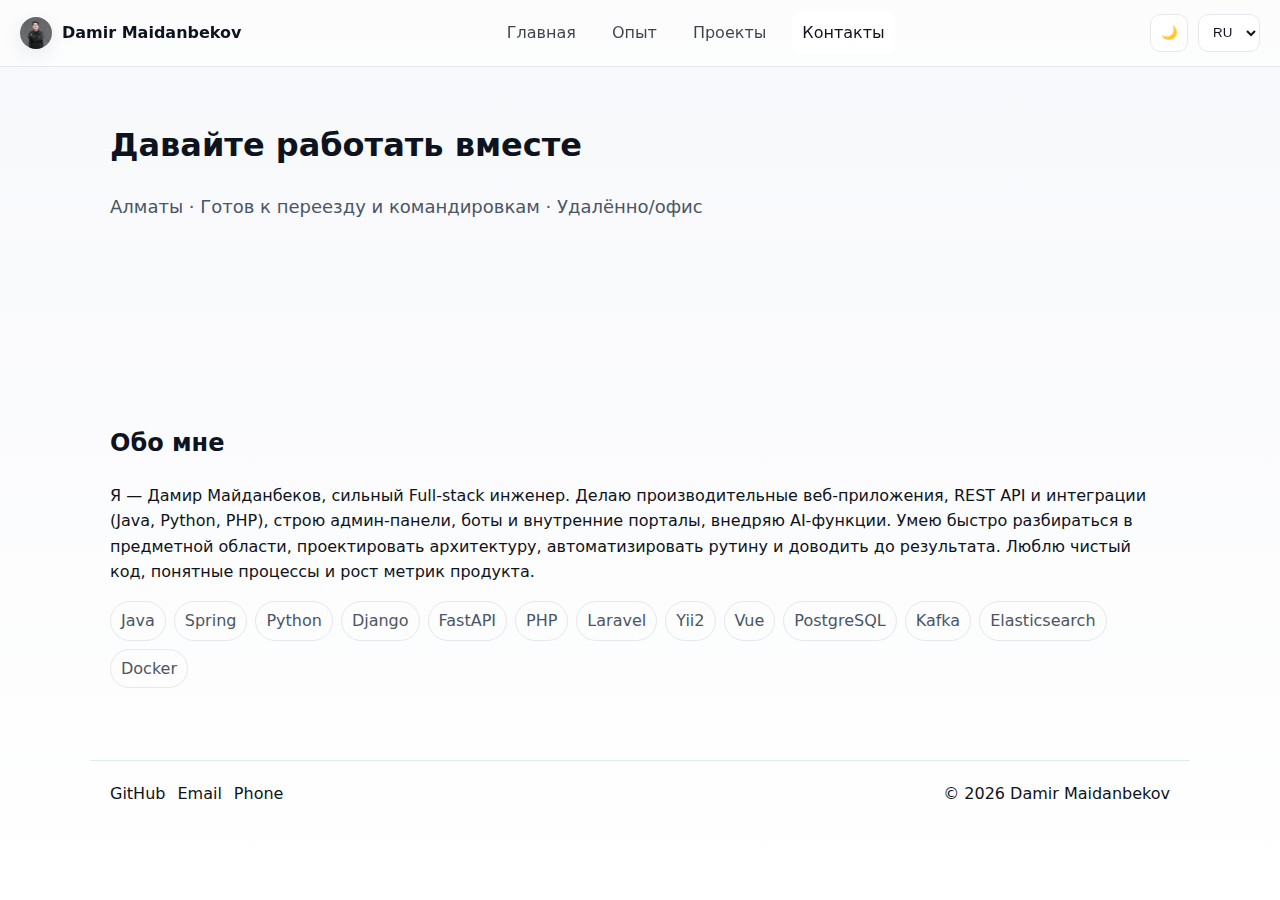
<file: contact.html>
<!doctype html>
<html lang="ru" data-theme="auto">
<head>
  <meta charset="utf-8" />
  <meta name="viewport" content="width=device-width, initial-scale=1" />
  <title data-i18n="meta.contactTitle">Контакты — Дамир Майданбеков</title>
  <link rel="stylesheet" href="assets/css/style.css" />
  <script defer src="assets/js/i18n.js"></script>
  <script defer src="assets/js/main.js"></script>
</head>
<body>
  <header class="site-header blur">
    <a class="brand" href="index.html">
      <img src="img/avatar/avatar.jpg" alt="Damir avatar" class="brand-avatar" />
      <span>Damir Maidanbekov</span>
    </a>
    <nav class="nav">
      <a href="index.html" data-i18n="nav.home">Главная</a>
      <a href="experience.html" data-i18n="nav.experience">Опыт</a>
      <a href="projects.html" data-i18n="nav.projects">Проекты</a>
      <a href="contact.html" class="active" data-i18n="nav.contact">Контакты</a>
    </nav>
    <div class="actions">
      <button id="theme-toggle" class="icon-btn" aria-label="Toggle theme"></button>
      <select id="lang-switcher" aria-label="Language switcher">
        <option value="ru">RU</option>
        <option value="kk">KK</option>
        <option value="en">EN</option>
      </select>
    </div>
  </header>
  <main>
    <section class="page-hero reveal">
      <h1 data-i18n="contact.title">Давайте работать вместе</h1>
      <p class="lead" data-i18n="contact.subtitle">Алматы · Готов к переезду и командировкам · Удалённо/офис</p>
    </section>

    <section class="contact-cards reveal">
      <article class="card big">
        <h3>Email</h3>
        <p><a class="btn" href="mailto:damir.maidanbek@gmail.com">damir.maidanbek@gmail.com</a></p>
      </article>
      <article class="card big">
        <h3 data-i18n="contact.phone">Телефон</h3>
        <p><a class="btn" href="tel:+77064084690">+7 706 408 4690</a></p>
      </article>
      <article class="card big">
        <h3>GitHub</h3>
        <p><a class="btn" href="https://github.com/DamirMaidanbekov" target="_blank" rel="noopener">github.com/DamirMaidanbekov</a></p>
      </article>
    </section>

    <section class="about reveal">
      <h2 data-i18n="about.title">Обо мне</h2>
      <p data-i18n="about.text">Я — Дамир Майданбеков, инженер‑программист, увлечённый масштабируемыми решениями, AI и автоматизацией бизнес‑процессов. Разрабатываю веб‑приложения, чат‑боты и внутренние системы на Java, Python, PHP. Готов усилить команду и запустить новые продукты.</p>
      <div class="chips">
        <span>Java</span><span>Spring</span><span>Python</span><span>Django</span><span>FastAPI</span>
        <span>PHP</span><span>Laravel</span><span>Yii2</span><span>Vue</span><span>PostgreSQL</span>
        <span>Kafka</span><span>Elasticsearch</span><span>Docker</span>
      </div>
    </section>
  </main>

  <footer class="site-footer">
    <div class="links">
      <a href="https://github.com/DamirMaidanbekov" target="_blank" rel="noopener">GitHub</a>
      <a href="mailto:damir.maidanbek@gmail.com">Email</a>
      <a href="tel:+77064084690">Phone</a>
    </div>
    <div class="copy">© <span id="year"></span> Damir Maidanbekov</div>
  </footer>
</body>
</html>
</file>
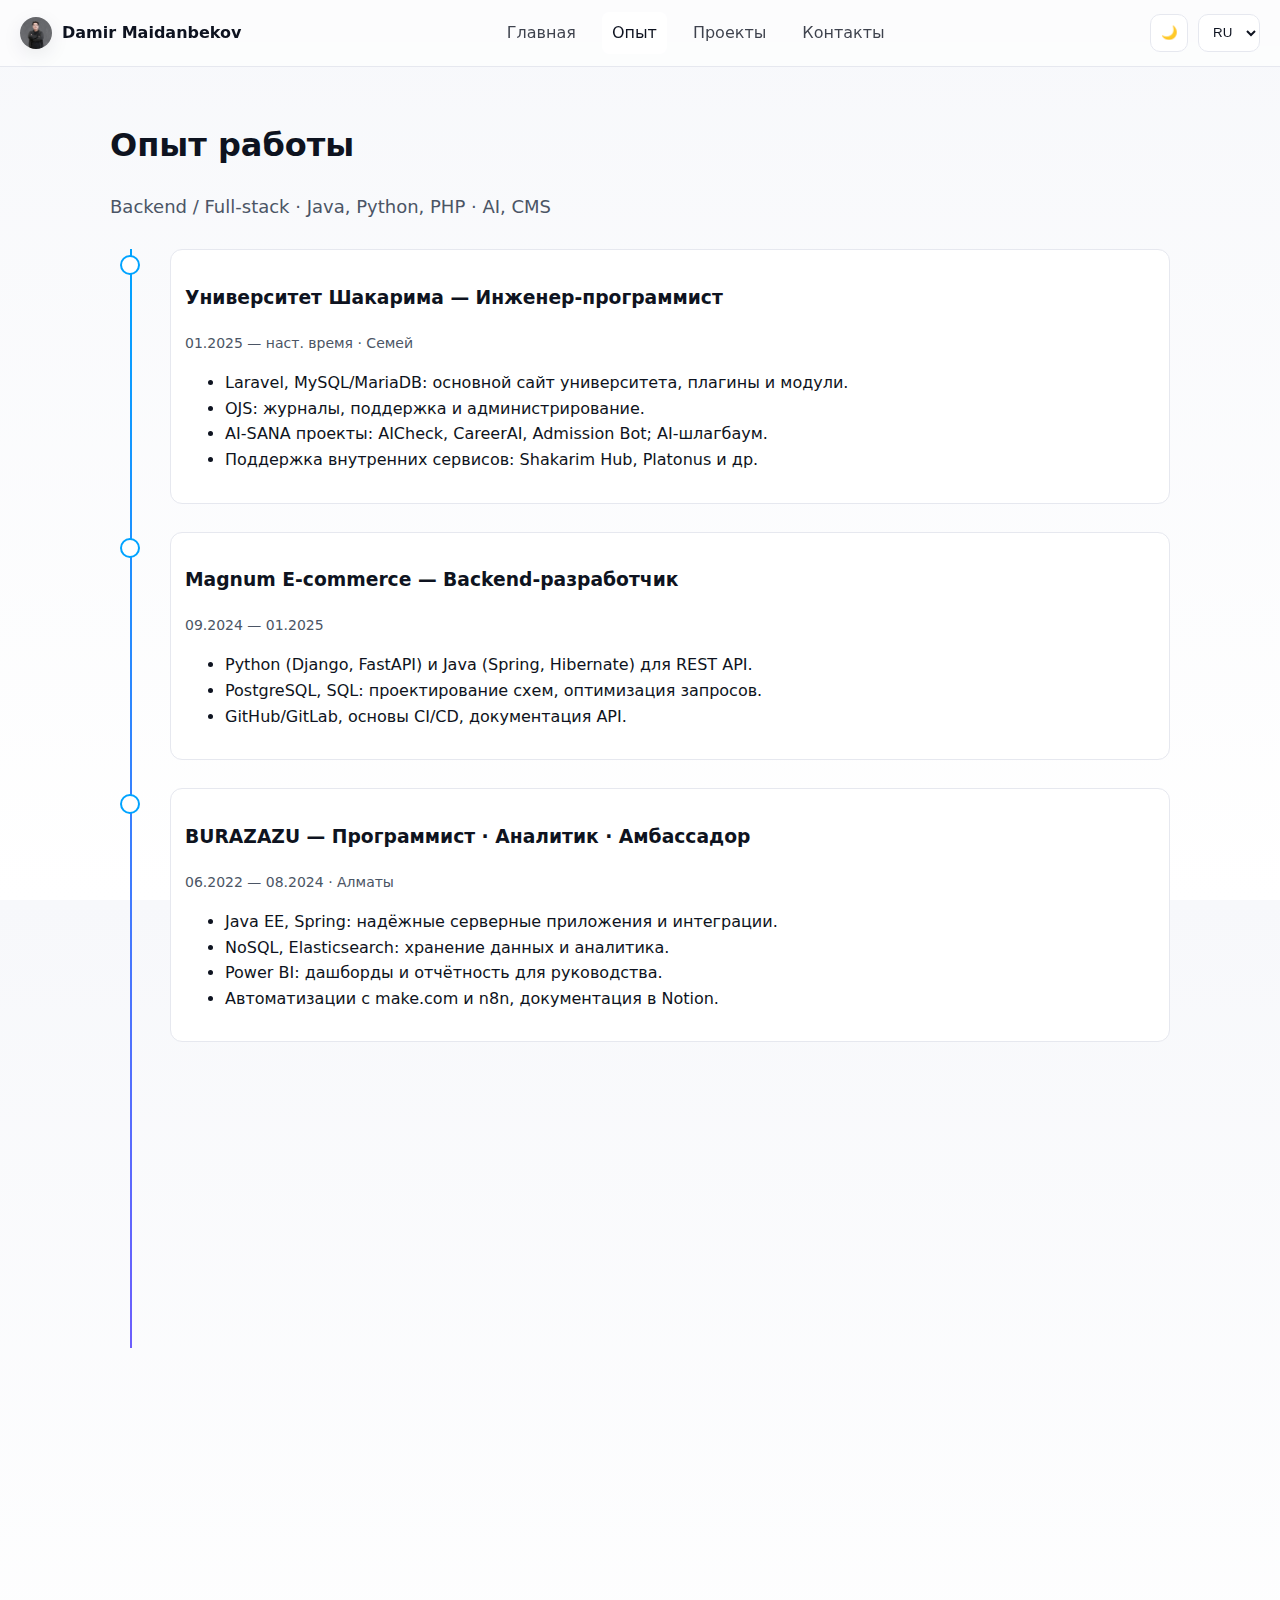
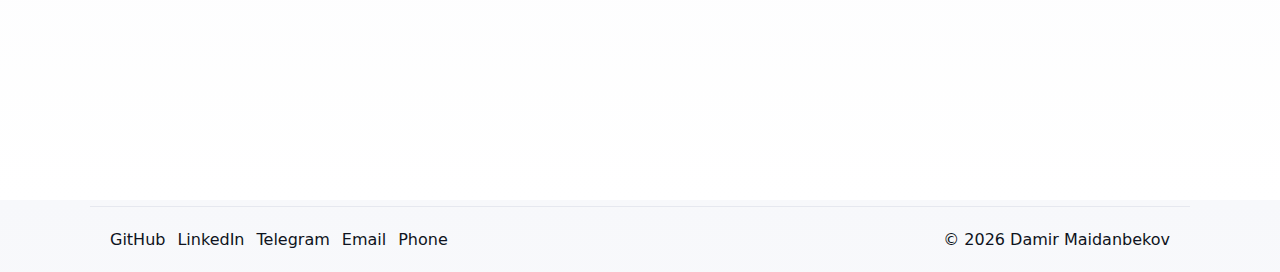
<file: experience.html>
<!doctype html>
<html lang="ru" data-theme="auto">
<head>
  <meta charset="utf-8" />
  <meta name="viewport" content="width=device-width, initial-scale=1" />
  <title data-i18n="meta.expTitle">Опыт — Дамир Майданбеков</title>
  <link rel="stylesheet" href="assets/css/style.css" />
  <script defer src="assets/js/i18n.js"></script>
  <script defer src="assets/js/main.js"></script>
</head>
<body>
  <header class="site-header blur">
    <a class="brand" href="index.html">
      <img src="img/avatar/avatar.jpg" alt="Damir avatar" class="brand-avatar" />
      <span>Damir Maidanbekov</span>
    </a>
    <nav class="nav">
      <a href="index.html" data-i18n="nav.home">Главная</a>
      <a href="experience.html" class="active" data-i18n="nav.experience">Опыт</a>
      <a href="projects.html" data-i18n="nav.projects">Проекты</a>
      <a href="contact.html" data-i18n="nav.contact">Контакты</a>
    </nav>
    <div class="actions">
      <button id="theme-toggle" class="icon-btn" aria-label="Toggle theme"></button>
      <select id="lang-switcher" aria-label="Language switcher">
        <option value="ru">RU</option>
        <option value="kk">KK</option>
        <option value="en">EN</option>
      </select>
    </div>
  </header>
  <main>
    <section class="page-hero reveal">
      <h1 data-i18n="experience.title">Опыт работы</h1>
      <p class="lead" data-i18n="experience.subtitle">Backend / Full‑stack · Java, Python, PHP · AI, CMS</p>
    </section>

    <section class="timeline">
      <article class="tl-item reveal">
        <div class="tl-dot"></div>
        <div class="tl-content">
          <h3 data-i18n="exp.univ.title">Университет Шакарима — Инженер‑программист</h3>
          <div class="meta">01.2025 — наст. время · Семей</div>
          <ul>
            <li data-i18n="exp.univ.b1">Laravel, MySQL/MariaDB: основной сайт университета, плагины и модули.</li>
            <li data-i18n="exp.univ.b2">OJS: журналы, поддержка и администрирование.</li>
            <li data-i18n="exp.univ.b3">AI‑SANA проекты: AICheck, CareerAI, Admission Bot; AI‑шлагбаум.</li>
            <li data-i18n="exp.univ.b4">Поддержка внутренних сервисов: Shakarim Hub, Platonus и др.</li>
          </ul>
        </div>
      </article>

      <article class="tl-item reveal">
        <div class="tl-dot"></div>
        <div class="tl-content">
          <h3 data-i18n="exp.mag.title">Magnum E‑commerce — Backend‑разработчик</h3>
          <div class="meta">09.2024 — 01.2025</div>
          <ul>
            <li data-i18n="exp.mag.b1">Python (Django, FastAPI) и Java (Spring, Hibernate) для REST API.</li>
            <li data-i18n="exp.mag.b2">PostgreSQL, SQL: проектирование схем, оптимизация запросов.</li>
            <li data-i18n="exp.mag.b3">GitHub/GitLab, основы CI/CD, документация API.</li>
          </ul>
        </div>
      </article>

      <article class="tl-item reveal">
        <div class="tl-dot"></div>
        <div class="tl-content">
          <h3 data-i18n="exp.bur.title">BURAZAZU — Программист · Аналитик · Амбассадор</h3>
          <div class="meta">06.2022 — 08.2024 · Алматы</div>
          <ul>
            <li data-i18n="exp.bur.b1">Java EE, Spring: надёжные серверные приложения и интеграции.</li>
            <li data-i18n="exp.bur.b2">NoSQL, Elasticsearch: хранение данных и аналитика.</li>
            <li data-i18n="exp.bur.b3">Power BI: дашборды и отчётность для руководства.</li>
            <li data-i18n="exp.bur.b4">Автоматизации с make.com и n8n, документация в Notion.</li>
          </ul>
        </div>
      </article>

      <article class="tl-item reveal">
        <div class="tl-dot"></div>
        <div class="tl-content">
          <h3 data-i18n="experience.freelance.title">Фриланс — Программист</h3>
          <div class="meta">06.2022 — наст. время</div>
          <p class="lead" data-i18n="exp.freel.intro">Сочетаю аналитику, разработку и автоматизацию для бизнеса.</p>
          <p data-i18n="exp.freel.capabilities">Могу: веб‑приложения и админ‑панели (Django, FastAPI, Laravel, Yii2), телеграм‑боты (Aiogram), REST API и вебхуки; скрипты автоматизации для 1C/Excel; интеграции с внешними сервисами; базы данных (SQL/NoSQL); отчёты и дашборды (Power BI); Git, CI/CD, Docker Compose; подготовка ТЗ и документации.</p>
        </div>
      </article>
    </section>

    <section class="education reveal">
      <h2 data-i18n="experience.education">Образование и курсы</h2>
      <div class="grid two">
        <div class="card">
          <h3 data-i18n="edu.abau.title">Alikhan Bokeikhan University</h3>
          <p data-i18n="edu.abau.text">ИТ, Информационные системы (до 2028)</p>
        </div>
        <div class="card">
          <h3 data-i18n="edu.reu.title">КЭУ им. Т. Рыскулова</h3>
          <p data-i18n="edu.reu.text">Статистика (бакалавр), 2024</p>
        </div>
        <div class="card">
          <h3 data-i18n="edu.sfek.title">СФЭК</h3>
          <p data-i18n="edu.sfek.text">Информационные системы, 2022</p>
        </div>
        <div class="card">
          <h3 data-i18n="edu.dar.title">DAR University</h3>
          <p data-i18n="edu.dar.text">DAR, Java Back‑end (2024)</p>
        </div>
      </div>
    </section>
  </main>

  <footer class="site-footer">
    <div class="links">
      <a href="https://github.com/DamirMaidanbekov" target="_blank" rel="noopener">GitHub</a>
      <a href="https://www.linkedin.com/in/damir-maidanbekov-b4a441232/" target="_blank" rel="noopener">LinkedIn</a>
      <a href="https://t.me/DamirM1245" target="_blank" rel="noopener">Telegram</a>
      <a href="mailto:damir.maidanbek@gmail.com">Email</a>
      <a href="tel:+77064084690">Phone</a>
    </div>
    <div class="copy">© <span id="year"></span> Damir Maidanbekov</div>
  </footer>
</body>
</html>
</file>
<file: assets/css/style.css>
/* Base theme with CSS variables */
:root{
  --bg: #0b0c0f;
  --bg-elev: #12141a;
  --text: #e7e9ee;
  --muted: #a6adbb;
  --primary: #00a3ff;
  --accent: #6d5efc;
  --card: #11131a;
  --border: #1c2030;
  --shadow: rgba(0,0,0,.35);
}

html[data-theme="light"]{
  --bg:#f7f8fb; --bg-elev:#ffffff; --text:#0e1320; --muted:#4b5565;
  --card:#ffffff; --border:#e6e8ef; --shadow:rgba(0,0,0,.08);
}

html,body{height:100%}
*{box-sizing:border-box}
body{
  margin:0; font-family: system-ui,-apple-system,Segoe UI,Roboto,Arial,Helvetica,sans-serif;
  background:linear-gradient(180deg, var(--bg) 0%, var(--bg-elev) 100%);
  color:var(--text); line-height:1.6; -webkit-font-smoothing:antialiased; text-rendering:optimizeLegibility;
}
img{max-width:100%; display:block}
a{color:var(--text); text-decoration:none}

/* Header */
.site-header{
  position:sticky; top:0; z-index:10; display:flex; align-items:center; justify-content:space-between;
  padding:12px 20px; background:rgba(15,18,25,.6); backdrop-filter: blur(10px); border-bottom:1px solid var(--border);
}
html[data-theme="light"] .site-header{background:rgba(255,255,255,.6)}
.brand{display:flex; align-items:center; gap:10px; font-weight:700}
.brand-avatar{width:32px; height:32px; border-radius:50%; object-fit:cover; box-shadow:0 6px 20px var(--shadow)}
.nav{display:flex; gap:16px; align-items:center}
.nav a{opacity:.8; padding:8px 10px; border-radius:8px}
.nav a.active, .nav a:hover{opacity:1; background:var(--card)}
.actions{display:flex; gap:10px; align-items:center}
.icon-btn{width:38px; height:38px; border-radius:10px; border:1px solid var(--border); background:var(--card); color:var(--text); cursor:pointer}
select#lang-switcher{height:38px; border-radius:10px; border:1px solid var(--border); background:var(--card); color:var(--text); padding:0 10px}

/* Layout */
main{max-width:1100px; margin:0 auto; padding:32px 20px}
.page-hero{margin-top:10px}

/* Hero */
.hero{display:grid; grid-template-columns:1.15fr .85fr; gap:32px; align-items:center; margin-top:16px}
.pill{display:inline-block; padding:6px 10px; border:1px solid var(--border); background:var(--card); border-radius:999px; color:var(--muted); font-size:14px}
.hero h1{font-size:42px; line-height:1.1; margin:12px 0 10px}
.lead{color:var(--muted); font-size:18px}
.cta{display:flex; gap:12px; margin:18px 0}
.btn{display:inline-block; padding:10px 14px; border-radius:10px; border:1px solid var(--border); background:var(--card); color:var(--text)}
.btn.primary{background:linear-gradient(135deg, var(--primary), var(--accent)); border:none}
.btn.ghost{background:transparent; border:1px solid var(--border)}
.btn:hover{transform:translateY(-1px); box-shadow:0 8px 22px var(--shadow)}
.quick-info{display:grid; grid-template-columns:repeat(3,minmax(0,1fr)); gap:10px; margin-top:14px}
.quick-info .label{color:var(--muted); margin-right:6px}

.hero-media{position:relative}
.avatar-ring{width:260px; height:260px; border-radius:50%; margin:0 auto; display:grid; place-items:center; background: radial-gradient(120px 120px at center, rgba(109,94,252,.25), transparent 70%)}
.avatar-large{width:200px; height:200px; border-radius:50%; object-fit:cover; box-shadow:0 30px 60px var(--shadow)}
.avatar-ring{position:relative}
.avatar-ring:before{content:""; position:absolute; inset:-6px; border-radius:50%; background:conic-gradient(from 0deg, var(--accent), transparent 40%, var(--primary)); filter:blur(18px); opacity:.3; animation:spin 8s linear infinite}
@keyframes spin{to{transform:rotate(360deg)}}
.skills-cloud{display:flex; flex-wrap:wrap; gap:8px; margin-top:18px; justify-content:center}
.skills-cloud li{list-style:none; padding:6px 10px; border:1px solid var(--border); background:var(--card); border-radius:999px; color:var(--muted); font-size:13px}

/* Highlights */
.highlights{display:grid; grid-template-columns:repeat(4,minmax(0,1fr)); gap:14px; margin:40px 0}
.card{background:var(--card); border:1px solid var(--border); border-radius:14px; padding:16px; box-shadow:0 10px 30px var(--shadow)}
.card.big{text-align:center}
.card,.proj,.proj-card{transition:transform .25s ease, box-shadow .25s ease}
.card:hover,.proj:hover,.proj-card:hover{transform:translateY(-4px); box-shadow:0 14px 34px var(--shadow)}

/* Featured */
.featured h2,.certs h2{margin-bottom:10px}
.grid{display:grid; grid-template-columns:repeat(4,minmax(0,1fr)); gap:14px}
.grid.two{grid-template-columns:repeat(2,minmax(0,1fr))}
.proj{border-radius:14px; overflow:hidden; border:1px solid var(--border); background:var(--card)}
.proj img{aspect-ratio:16/9; object-fit:cover; filter:saturate(1.05)}
.proj-meta{display:flex; justify-content:space-between; padding:10px 12px; color:var(--muted)}
.center{text-align:center}

/* Certs */
.certs-row{display:flex; gap:12px; flex-wrap:wrap}
.certs-row img{height:120px; width:auto; border-radius:10px; border:1px solid var(--border)}

/* Timeline */
.timeline{position:relative; margin:20px 0}
.timeline:before{content:""; position:absolute; left:20px; top:0; bottom:0; width:2px; background:linear-gradient(var(--primary), var(--accent))}
.tl-item{position:relative; padding-left:60px; margin:28px 0}
.tl-dot{position:absolute; left:10px; top:6px; width:20px; height:20px; border-radius:50%; background:var(--card); border:2px solid var(--primary)}
.tl-content{background:var(--card); border:1px solid var(--border); border-radius:12px; padding:14px}
.tl-content .meta{color:var(--muted); font-size:14px}

/* Projects */
.projects-grid .grid{grid-template-columns:repeat(3,minmax(0,1fr))}
.proj-card{overflow:hidden; border-radius:14px; border:1px solid var(--border); background:var(--card)}
.proj-card img{aspect-ratio:16/9; object-fit:cover}
.proj-card .body{padding:12px}
.proj-card .tags{display:flex; gap:8px; flex-wrap:wrap}
.proj-card .tags span{font-size:12px; color:var(--muted); border:1px dashed var(--border); border-radius:999px; padding:2px 8px}
/* Text-only project cards */
.proj-card.noimg .noimg{aspect-ratio:16/9; display:grid; place-items:center; background:linear-gradient(135deg, rgba(0,163,255,.15), rgba(109,94,252,.15)); border-bottom:1px solid var(--border); position:relative; overflow:hidden}
.proj-card.noimg .noimg:after{content:""; position:absolute; inset:0; background:linear-gradient(90deg, transparent, rgba(255,255,255,.12), transparent); transform:translateX(-100%); animation:shimmer 2.2s infinite}
.proj-card.noimg:hover .noimg:after{animation-duration:1.2s}
@keyframes shimmer { to { transform:translateX(100%) } }
.proj-card.noimg .noimg span{color:var(--muted); font-weight:600}

/* About/Contact */
.contact-cards{display:grid; grid-template-columns:repeat(3,minmax(0,1fr)); gap:14px}
.about .chips{display:flex; gap:8px; flex-wrap:wrap}
.about .chips span{padding:6px 10px; border:1px solid var(--border); border-radius:999px; color:var(--muted)}

/* Footer */
.site-footer{border-top:1px solid var(--border); padding:20px; display:flex; align-items:center; justify-content:space-between; max-width:1100px; margin:40px auto 20px}
.site-footer .links{display:flex; gap:12px}

/* 404 */
.center-404{min-height:80vh; display:grid; place-items:center; text-align:center}

/* Reveal animations */
.reveal{opacity:0; transform:translateY(20px); transition:opacity .6s ease, transform .6s ease}
.reveal.visible{opacity:1; transform:none}

/* Extra animations */
.fade-in{opacity:0; transform:translateY(8px); animation:fadeIn .8s ease forwards}
.delay-1{animation-delay:.1s}
.delay-2{animation-delay:.2s}
.delay-3{animation-delay:.3s}
@keyframes fadeIn { to { opacity:1; transform:none } }

/* Scroll progress bar */
.scroll-progress{position:fixed; top:0; left:0; height:3px; width:0; background:linear-gradient(90deg, var(--primary), var(--accent)); z-index:9999}

/* Responsive */
@media (max-width: 980px){
  .hero{grid-template-columns:1fr; text-align:center}
  .quick-info{grid-template-columns:1fr; justify-items:center}
  .highlights{grid-template-columns:repeat(2,minmax(0,1fr))}
  .grid{grid-template-columns:repeat(2,minmax(0,1fr))}
  .projects-grid .grid{grid-template-columns:repeat(2,minmax(0,1fr))}
  .contact-cards{grid-template-columns:1fr}
  .site-footer{flex-direction:column; gap:10px}
  .site-header{gap:10px}
  .nav{gap:8px}
  .nav a{padding:6px 8px}
}
@media (max-width: 640px){
  .grid,.highlights{grid-template-columns:1fr}
  .projects-grid .grid{grid-template-columns:1fr}
  .hero h1{font-size:34px}
  .brand span{display:none}
  .actions{gap:6px}
  select#lang-switcher{padding:0 6px}
}
</file>
